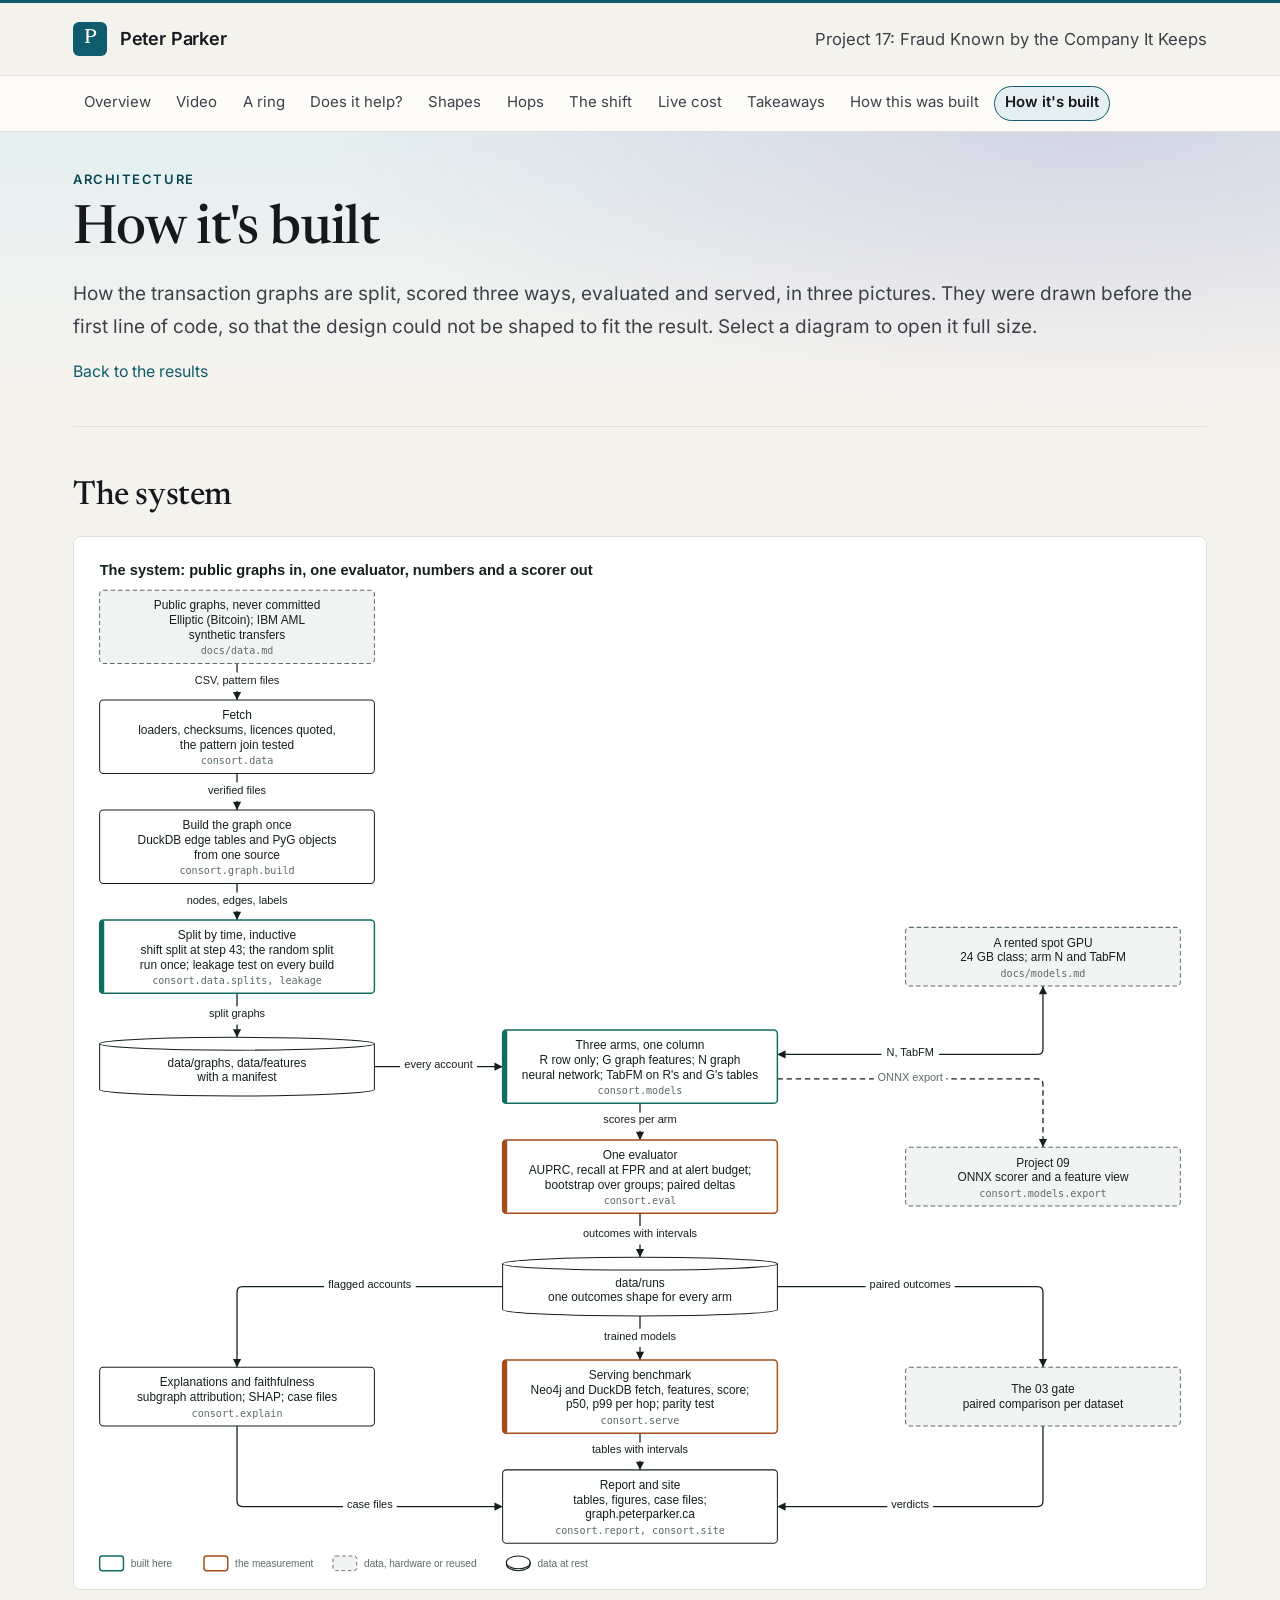
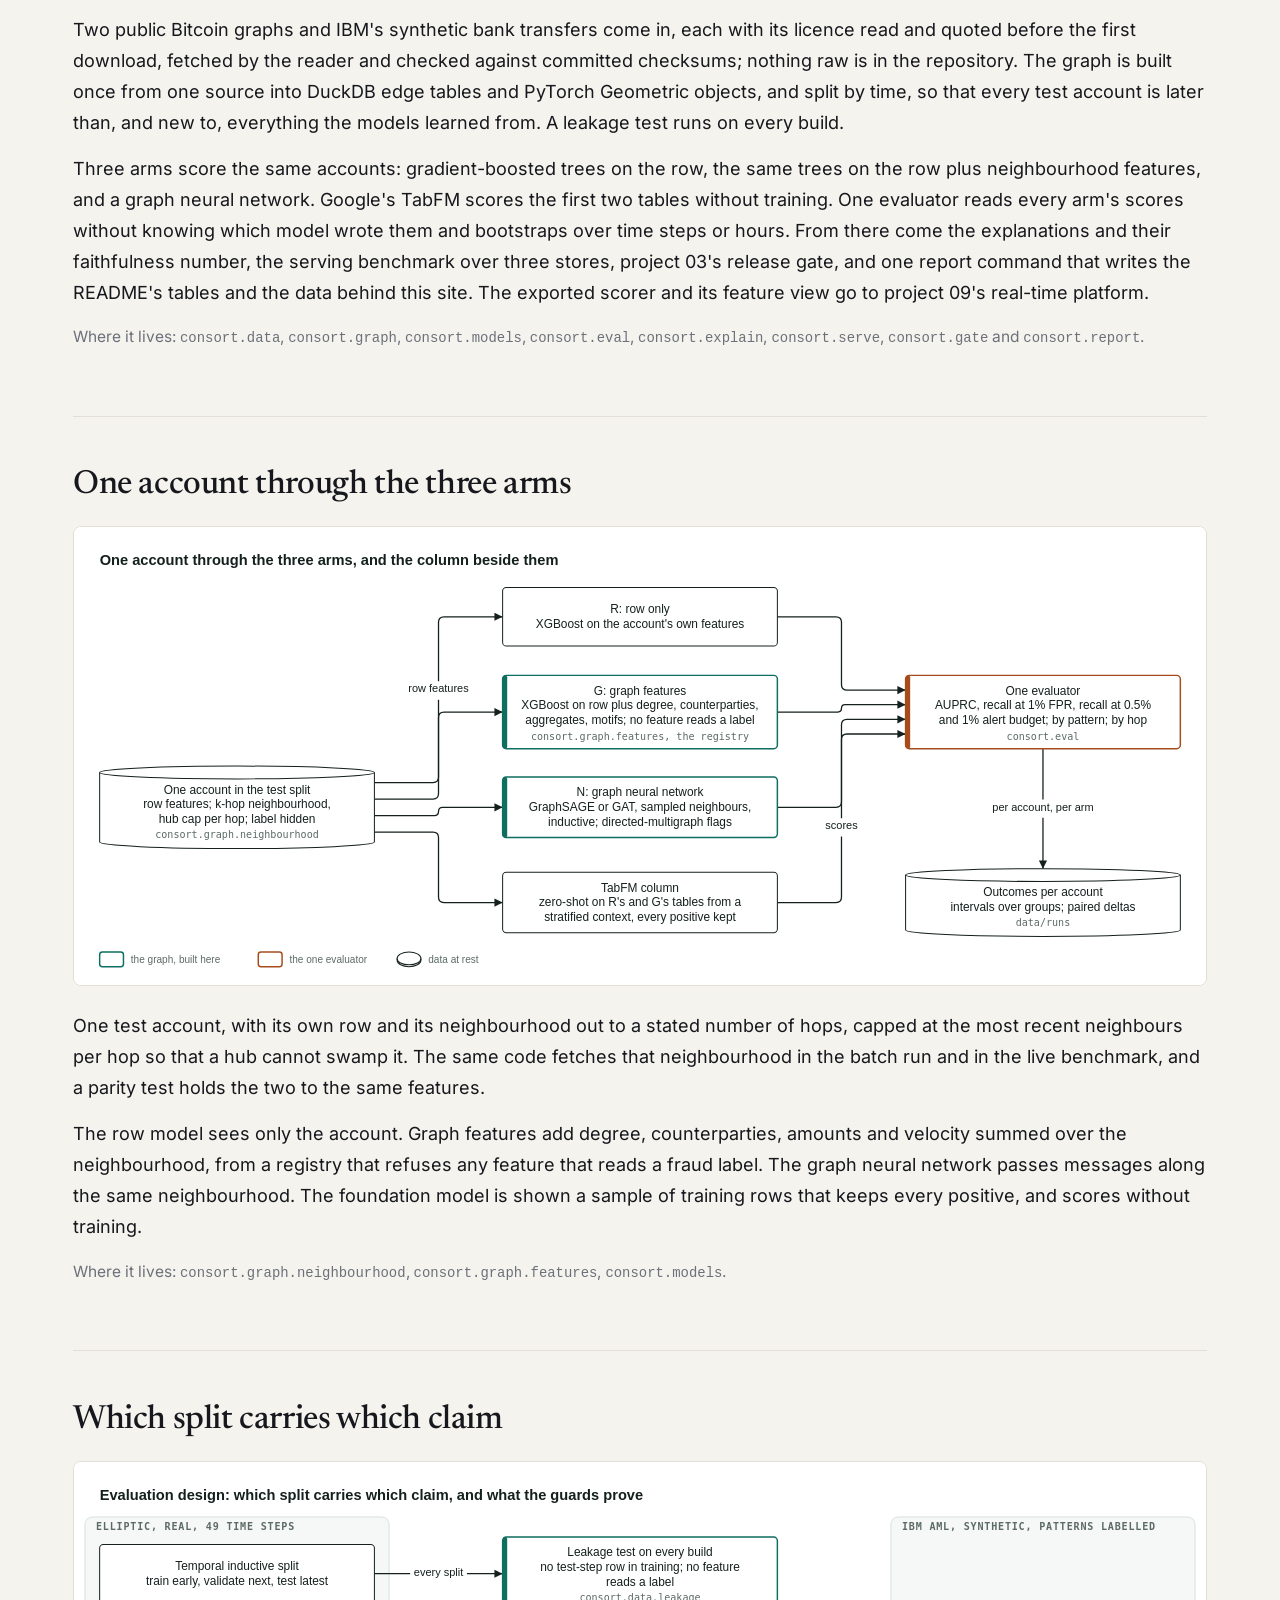
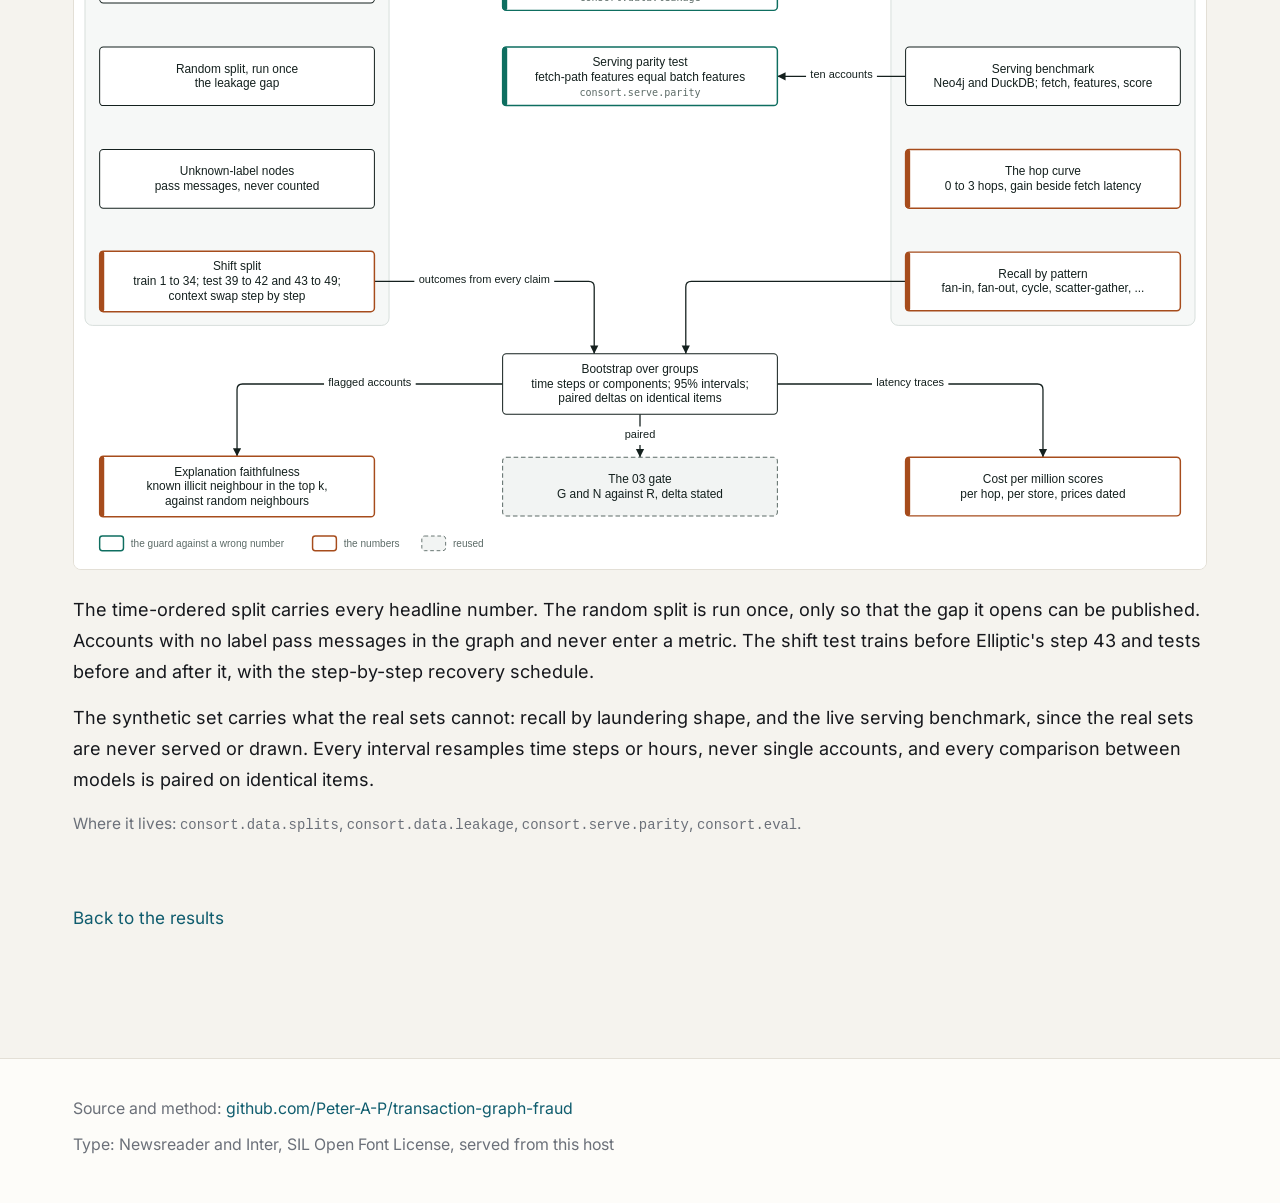
<file: site/architecture.html>
<!doctype html>
<html lang="en">
<head>
<meta charset="utf-8">
<meta name="viewport" content="width=device-width, initial-scale=1">
<title>How it's built: Fraud Known by the Company It Keeps</title>
<meta name="description" content="How the transaction graphs are split, scored three ways, evaluated and served in Fraud Known by the Company It Keeps, in three diagrams.">
<link rel="icon" href="favicon.svg" type="image/svg+xml">
<link rel="stylesheet" href="style.css">
</head>
<body>
<header class="top">
  <div class="top-inner">
    <a class="brand" href="https://peterparker.ca"><span class="mono-mark" aria-hidden="true">P</span>Peter Parker</a>
    <p class="top-nav"><a href="https://peterparker.ca">Project 17: Fraud Known by the Company It Keeps</a></p>
  </div>
</header>
<nav class="tabs" aria-label="This site">
  <div class="tabs-inner">
    <a href="index.html">Overview</a>
    <a href="index.html#video-panel">Video</a>
    <a href="index.html#ring-panel">A ring</a>
    <a href="index.html#main-panel">Does it help?</a>
    <a href="index.html#pattern-panel">Shapes</a>
    <a href="index.html#hop-panel">Hops</a>
    <a href="index.html#shift-panel">The shift</a>
    <a href="index.html#cost-panel">Live cost</a>
    <a href="index.html#takeaways">Takeaways</a>
    <a href="index.html#built">How this was built</a>
    <a href="architecture.html" aria-current="page">How it's built</a>
  </div>
</nav>
<main>

  <header class="hero">
    <p class="eyebrow">Architecture</p>
    <h1>How it's built</h1>
    <p class="lead">
      How the transaction graphs are split, scored three ways, evaluated and served, in three
      pictures. They were drawn before the first line of code, so that the design could not be
      shaped to fit the result. Select a diagram to open it full size.
    </p>
    <p class="hero-note"><a href="index.html">Back to the results</a></p>
  </header>

  <section class="section" id="the-system">
    <h2>The system</h2>
    <figure class="arch-figure">
      <a href="architecture/system.svg"><img src="architecture/system.svg" width="1236" height="1148" alt="Public transaction graphs are fetched with their licences quoted and built once into DuckDB edge tables and PyTorch Geometric objects; time-ordered splits pass a leakage test on every build; three arms and a foundation-model column score the same accounts; one evaluator that does not know which model scored writes the intervals; the explanations, the serving benchmark, the release gate and the report follow, and the ONNX scorer and feature view are handed to the real-time platform."></a>
    </figure>
    <div class="prose">
      <p>Two public Bitcoin graphs and IBM's synthetic bank transfers come in, each with its licence read and quoted before the first download, fetched by the reader and checked against committed checksums; nothing raw is in the repository. The graph is built once from one source into DuckDB edge tables and PyTorch Geometric objects, and split by time, so that every test account is later than, and new to, everything the models learned from. A leakage test runs on every build.</p>
      <p>Three arms score the same accounts: gradient-boosted trees on the row, the same trees on the row plus neighbourhood features, and a graph neural network. Google's TabFM scores the first two tables without training. One evaluator reads every arm's scores without knowing which model wrote them and bootstraps over time steps or hours. From there come the explanations and their faithfulness number, the serving benchmark over three stores, project 03's release gate, and one report command that writes the README's tables and the data behind this site. The exported scorer and its feature view go to project 09's real-time platform.</p>
      <p class="where">Where it lives: <code>consort.data</code>, <code>consort.graph</code>, <code>consort.models</code>, <code>consort.eval</code>, <code>consort.explain</code>, <code>consort.serve</code>, <code>consort.gate</code> and <code>consort.report</code>.</p>
    </div>
  </section>

  <section class="section" id="three-arms">
    <h2>One account through the three arms</h2>
    <figure class="arch-figure">
      <a href="architecture/three-arms.svg"><img src="architecture/three-arms.svg" width="1236" height="500" alt="One account with its row features and its neighbourhood, capped at a stated number of neighbours per hop, is scored three ways: gradient boosting on the row alone, gradient boosting on the row plus neighbourhood features that may not read a label, and a graph neural network; the tabular foundation model scores the first two feature tables from a sample that keeps every positive; one evaluator reads every score the same way."></a>
    </figure>
    <div class="prose">
      <p>One test account, with its own row and its neighbourhood out to a stated number of hops, capped at the most recent neighbours per hop so that a hub cannot swamp it. The same code fetches that neighbourhood in the batch run and in the live benchmark, and a parity test holds the two to the same features.</p>
      <p>The row model sees only the account. Graph features add degree, counterparties, amounts and velocity summed over the neighbourhood, from a registry that refuses any feature that reads a fraud label. The graph neural network passes messages along the same neighbourhood. The foundation model is shown a sample of training rows that keeps every positive, and scores without training.</p>
      <p class="where">Where it lives: <code>consort.graph.neighbourhood</code>, <code>consort.graph.features</code>, <code>consort.models</code>.</p>
    </div>
  </section>

  <section class="section" id="evaluation">
    <h2>Which split carries which claim</h2>
    <figure class="arch-figure">
      <a href="architecture/evaluation.svg"><img src="architecture/evaluation.svg" width="1236" height="772" alt="Elliptic's 49 time steps give the time-ordered split, the random split run once for the leakage gap, the unknown-label rule and the shift split at step 43 with the context-swap schedule; the synthetic set gives the serving benchmark, the hop curve and recall by generator pattern; the leakage test guards every split and the parity test guards the serving path; every claim is bootstrapped over groups."></a>
    </figure>
    <div class="prose">
      <p>The time-ordered split carries every headline number. The random split is run once, only so that the gap it opens can be published. Accounts with no label pass messages in the graph and never enter a metric. The shift test trains before Elliptic's step 43 and tests before and after it, with the step-by-step recovery schedule.</p>
      <p>The synthetic set carries what the real sets cannot: recall by laundering shape, and the live serving benchmark, since the real sets are never served or drawn. Every interval resamples time steps or hours, never single accounts, and every comparison between models is paired on identical items.</p>
      <p class="where">Where it lives: <code>consort.data.splits</code>, <code>consort.data.leakage</code>, <code>consort.serve.parity</code>, <code>consort.eval</code>.</p>
    </div>
  </section>

  <p class="arch-back"><a href="index.html">Back to the results</a></p>
</main>
<footer class="foot">
  <div class="foot-inner">
    <p>
      Source and method:
      <a href="https://github.com/Peter-A-P/transaction-graph-fraud">github.com/Peter-A-P/transaction-graph-fraud</a>
    </p>
    <ul>
      <li>Type: Newsreader and Inter, SIL Open Font License, served from this host</li>
    </ul>
  </div>
</footer>
</body>
</html>
</file>
<file: site/style.css>
/* One stylesheet, no framework, no build step. The page is a static file a stranger can read,
   and its stylesheet should be too.

   The palette, the type and the 3px rule over the page are peterparker.ca's, shared with the
   other project pages (privacy, forms, fraud, gate and the rest), because this page is part of
   that site even though a separate host serves it. The two fonts are copied into this folder
   rather than linked: the page makes no off-origin request, and a font is a request. Both are
   SIL Open Font License; fonts/LICENSE.txt says where they came from. */

@font-face {
  font-family: "Newsreader";
  font-style: normal;
  font-weight: 200 800;
  font-display: swap;
  src: url(fonts/newsreader-latin.woff2) format("woff2");
}

@font-face {
  font-family: "Inter";
  font-style: normal;
  font-weight: 400 600;
  font-display: swap;
  src: url(fonts/inter-latin.woff2) format("woff2");
}

:root {
  color-scheme: light dark;
  --paper: #f5f3ee;
  --paper-soft: #fdfcf9;
  --ink: #16181d;
  --ink-soft: #3c4048;
  --ink-faint: #6b7079;
  --line: #e3dfd6;
  --line-2: #cfc9bd;
  --line-soft: #eeebe4;
  --accent: #0f5c6e;
  --accent-ink: #0b4653;
  --accent-soft: #e4eff1;
  --warn: #c0392b;
  --good: #1e7a4c;
  --gold: #a87308;
  --alt: #6d3f9e;
  --shift: rgba(192, 57, 43, 0.09);
  /* An ordered set in one hue, darkest first: the three percentiles. */
  --lv0: #0b4653;
  --lv1: #2f8294;
  --lv2: #7bb3c0;
  --serif: "Newsreader", Georgia, "Times New Roman", serif;
  --sans: "Inter", ui-sans-serif, system-ui, -apple-system, "Segoe UI", Roboto, sans-serif;
  --mono: ui-monospace, "Cascadia Mono", Consolas, "SF Mono", Menlo, monospace;
  --radius: 10px;
  --shadow: 0 6px 24px -18px rgba(0, 0, 0, 0.35);
  --column: 66rem;
}

@media (prefers-color-scheme: dark) {
  :root {
    --paper: #0e1013;
    --paper-soft: #15181d;
    --ink: #ece9e2;
    --ink-soft: #c9c6bf;
    --ink-faint: #969ba5;
    --line: #262a31;
    --line-2: #363b44;
    --line-soft: #1c2026;
    --accent: #7cc7d6;
    --accent-ink: #a9dde7;
    --accent-soft: #14262b;
    --warn: #f0736a;
    --good: #58c286;
    --gold: #e2b33f;
    --alt: #b191e0;
    --shift: rgba(240, 115, 106, 0.13);
    --lv0: #cbeaf2;
    --lv1: #7cc7d6;
    --lv2: #3d8ea1;
    --shadow: 0 6px 24px -14px rgba(0, 0, 0, 0.6);
  }
}

* { box-sizing: border-box; }

html { font-size: 18px; -webkit-text-size-adjust: 100%; }

body {
  margin: 0;
  background: var(--paper);
  color: var(--ink);
  font-family: var(--sans);
  font-size: 1rem;
  line-height: 1.72;
  overflow-x: clip;
  border-top: 3px solid var(--accent);
  font-feature-settings: "cv11", "ss01";
}

main {
  max-width: var(--column);
  margin: 0 auto;
  padding: 0 1.5rem 5rem;
}

h1, h2, h3 {
  font-family: var(--serif);
  font-weight: 500;
  letter-spacing: -0.012em;
}

h1 { font-size: clamp(2.1rem, 4.6vw, 3rem); line-height: 1.1; margin: 0 0 1rem; }
h2 { font-size: clamp(1.55rem, 2.6vw, 2rem); line-height: 1.2; margin: 0 0 0.7rem; }
h3 { font-size: 1.2rem; line-height: 1.25; margin: 0 0 0.45rem; }
p { margin: 0 0 0.85rem; }

a { color: var(--accent); text-decoration: none; text-underline-offset: 0.15em; }
a:hover, a:focus-visible { text-decoration: underline; }
:focus-visible { outline: 2px solid var(--accent); outline-offset: 2px; }

code { font-family: var(--mono); font-size: 0.9em; }

strong { font-weight: 600; }

/* ---------------------------------------------------------------- the way back */

.top { border-bottom: 1px solid var(--line); background: var(--paper); }

.top-inner {
  max-width: var(--column);
  margin: 0 auto;
  padding: 0 1.5rem;
  height: 4rem;
  display: flex;
  align-items: center;
  justify-content: space-between;
  gap: 1rem;
}

.brand {
  display: inline-flex;
  align-items: center;
  gap: 0.7rem;
  color: var(--ink);
  font-weight: 600;
  letter-spacing: -0.01em;
}

.brand:hover { text-decoration: none; color: var(--accent-ink); }

.mono-mark {
  width: 1.9rem;
  height: 1.9rem;
  border-radius: 6px;
  background: var(--accent);
  color: #fdfcf9;
  font-family: var(--serif);
  font-weight: 500;
  font-size: 1.15rem;
  display: inline-flex;
  align-items: center;
  justify-content: center;
}

@media (prefers-color-scheme: dark) { .mono-mark { color: #0e1013; } }

.top-nav { font-size: 0.92rem; color: var(--ink-soft); text-align: right; margin: 0; }
.top-nav a { color: var(--ink-soft); }
.top-nav a:hover { color: var(--accent-ink); }

/* ---------------------------------------------------------------- hero */

.hero { position: relative; padding: 2rem 0 2.25rem; border-bottom: 1px solid var(--line); }


/* The first screen as on gate.peterparker.ca: a wash of the accent behind it, full width,
   fading into the page, and figure cards with a coloured rule across the top. */
.hero::before {
  content: "";
  position: absolute;
  z-index: -1;
  top: 0;
  bottom: 0;
  left: 50%;
  width: 100vw;
  margin-left: -50vw;
  background:
    radial-gradient(60rem 22rem at 85% 0%, color-mix(in srgb, var(--alt) 14%, transparent), transparent 70%),
    linear-gradient(180deg, var(--accent-soft), var(--paper) 85%);
}

.hero h1 .hl { color: var(--accent); }
.hero .eyebrow { color: var(--accent-ink); }
.hero .point { border-top: 3px solid var(--accent); box-shadow: var(--shadow); }
.hero .point.good { border-top-color: var(--good); }
.hero .point.violet { border-top-color: var(--alt); }
.hero .point .point-figure { color: var(--accent-ink); }
.hero .point.good .point-figure { color: var(--good); }
.hero .point.violet .point-figure { color: var(--alt); }
.hero .point .point-figure.down { color: var(--warn); }

.eyebrow {
  text-transform: uppercase;
  letter-spacing: 0.12em;
  font-size: 0.72rem;
  font-weight: 600;
  color: var(--ink-faint);
  margin: 0 0 0.6rem;
}

.lead { font-size: 1.05rem; color: var(--ink-soft); }

.hero-points {
  display: grid;
  grid-template-columns: repeat(5, 1fr);
  gap: 0.9rem;
  margin: 1.75rem 0 1.1rem;
}

/* Five across, or the count of tables on its own row above two pairs: never four and one. */
@media (max-width: 60rem) {
  .hero-points { grid-template-columns: repeat(2, 1fr); }
  .hero-points > :first-child { grid-column: 1 / -1; }
}

@media (max-width: 34rem) {
  .hero-points { grid-template-columns: 1fr; }
}

.point {
  background: var(--paper-soft);
  border: 1px solid var(--line);
  border-radius: var(--radius);
  padding: 1rem 1.1rem;
}

.point-figure {
  display: block;
  font-family: var(--serif);
  font-size: 1.9rem;
  font-weight: 500;
  font-variant-numeric: tabular-nums;
  letter-spacing: -0.02em;
  line-height: 1.15;
  color: var(--ink);
}

.point-figure.up { color: var(--good); }
.point-figure.down { color: var(--warn); }

.point-unit {
  display: block;
  margin-top: 0.2rem;
  font-size: 0.84rem;
  font-weight: 600;
  color: var(--ink-soft);
  line-height: 1.35;
}

.point-label {
  display: block;
  margin-top: 0.4rem;
  padding-top: 0.4rem;
  border-top: 1px solid var(--line);
  font-size: 0.82rem;
  color: var(--ink-faint);
  line-height: 1.4;
}

.point-extra {
  display: block;
  margin-top: 0.25rem;
  font-size: 0.8rem;
  color: var(--ink-faint);
  line-height: 1.35;
  font-variant-numeric: tabular-nums;
}

.hero-models {
  position: relative;
  font-size: 0.86rem;
  color: var(--ink-soft);
  margin: 0 0 0.6rem;
}

/* A term that explains itself. The bubble hangs from the paragraph rather than
   from the word, because the paragraph is the one box that is always inside the page: a
   bubble anchored to a name at the end of a line would run off the right edge. It opens on
   focus as well as hover, so a keyboard reaches it and a tap on a phone opens it. */
.term {
  border-bottom: 1px dotted var(--ink-faint);
  cursor: help;
}

.term:hover, .term:focus { color: var(--accent-ink); border-bottom-color: var(--accent); }

.term::after {
  content: attr(data-note);
  position: absolute;
  left: 0;
  top: calc(100% + 0.4rem);
  width: min(32rem, 100%);
  padding: 0.7rem 0.85rem;
  background: var(--paper-soft);
  color: var(--ink-soft);
  border: 1px solid var(--line-2);
  border-radius: var(--radius);
  box-shadow: var(--shadow);
  font-size: 0.84rem;
  font-weight: 400;
  line-height: 1.5;
  z-index: 10;
  pointer-events: none;
  opacity: 0;
  visibility: hidden;
  transition: opacity 0.12s ease;
}

.term:hover::after, .term:focus::after { opacity: 1; visibility: visible; }

/* Read by a screen reader, drawn for nobody: the notes the bubbles show, as descriptions. */
.visually-hidden {
  position: absolute;
  width: 1px;
  height: 1px;
  overflow: hidden;
  clip-path: inset(50%);
  white-space: nowrap;
}

.hero-note { font-size: 0.88rem; color: var(--ink-faint); margin: 0; }

/* ---------------------------------------------------------------- sections */

.section { padding: 2.75rem 0; border-bottom: 1px solid var(--line); }
.section:last-of-type { border-bottom: 0; }
.section-lead { color: var(--ink-soft); }
.note { font-size: 0.86rem; color: var(--ink-faint); }

.warning {
  max-width: var(--column);
  margin: 1.25rem auto;
  padding: 0.9rem 1.1rem;
  border-left: 3px solid var(--warn);
  border-radius: 0 var(--radius) var(--radius) 0;
  background: color-mix(in srgb, var(--warn) 9%, transparent);
}

/* The callout a section's finding goes in, and the one an assumption goes in. Same shape,
   different weight: a finding is the point of the section, an assumption is the fine print
   that stops the finding being overread. */
.verdict {
  margin: 1.1rem 0 0;
  padding: 1rem 1.1rem;
  border-radius: 0 var(--radius) var(--radius) 0;
  background: var(--accent-soft);
  border-left: 3px solid var(--accent);
  font-size: 0.98rem;
}

.verdict p:last-child { margin-bottom: 0; }

.assumption {
  margin: 1.1rem 0 0;
  padding: 0.9rem 1.1rem;
  border: 1px solid var(--line);
  border-left: 3px solid var(--line-2);
  border-radius: 0 var(--radius) var(--radius) 0;
  background: var(--paper-soft);
  font-size: 0.88rem;
  color: var(--ink-soft);
}

.assumption p:last-child { margin-bottom: 0; }

/* ---------------------------------------------------------------- controls */

.controls {
  display: grid;
  grid-template-columns: repeat(auto-fit, minmax(13rem, 1fr));
  gap: 1rem;
  margin: 1.25rem 0;
  padding: 1rem;
  background: var(--paper-soft);
  border: 1px solid var(--line);
  border-radius: var(--radius);
}

.control { display: flex; flex-direction: column; gap: 0.4rem; min-width: 0; }
.control.wide { grid-column: 1 / -1; }

/* Labels on one line, the inputs level with each other, the hints underneath. */
.controls.inline { align-items: start; }
@media (min-width: 46rem) {
  .controls.inline label { white-space: nowrap; overflow: hidden; text-overflow: ellipsis; }
}
.controls.inline .hint { margin-top: 0; }
.range-wrap { display: flex; align-items: center; height: 2.45rem; }
.controls.single { max-width: 30rem; }

/* The plain-words glossaries in the basics section. */
.glossary { display: grid; grid-template-columns: repeat(auto-fit, minmax(17rem, 1fr)); gap: 0.75rem; margin: 0.4rem 0 0.75rem; }
.tag {
  display: inline-block;
  margin-left: 0.35rem;
  padding: 0.05rem 0.45rem;
  border-radius: 999px;
  font-size: 0.7rem;
  font-weight: 600;
  vertical-align: 0.1em;
}
.tag.open { background: color-mix(in srgb, var(--ink-faint) 16%, transparent); color: var(--ink-soft); }
.tag.dp { background: color-mix(in srgb, var(--good) 16%, transparent); color: var(--good); }

label { font-size: 0.85rem; font-weight: 600; color: var(--ink-soft); }

.hint {
  display: block;
  font-weight: 400;
  font-size: 0.78rem;
  color: var(--ink-faint);
  margin-top: 0.1rem;
}

select, input[type="range"] { width: 100%; font: inherit; accent-color: var(--accent); }

select {
  padding: 0.5rem 0.6rem;
  border: 1px solid var(--line-2);
  border-radius: 8px;
  background: var(--paper-soft);
  color: var(--ink);
  font-size: 0.9rem;
}

input[type="range"] { height: 1.6rem; }

output { font-variant-numeric: tabular-nums; color: var(--accent-ink); font-weight: 600; }

/* ---------------------------------------------------------------- charts */

.chart-figure { margin: 1.1rem 0; }
.chart { width: 100%; }
.chart svg { width: 100%; height: auto; display: block; touch-action: pan-y; }

/* A chart whose labels are words rather than ticks cannot be shrunk to a phone's width and
   still be read, so it keeps its size and scrolls sideways instead. */
.wide-chart { overflow-x: auto; -webkit-overflow-scrolling: touch; }
.wide-chart svg { min-width: 40rem; }

figcaption { font-size: 0.83rem; color: var(--ink-faint); margin-top: 0.5rem; }

.gridline { stroke: var(--line); stroke-width: 1; }
.axis-line { stroke: var(--line-2); stroke-width: 1; }
.tick { fill: var(--ink-faint); font-size: 11px; }
.axis-title { fill: var(--ink-faint); font-size: 11px; font-weight: 600; letter-spacing: 0.04em; text-transform: uppercase; }
.series { fill: none; stroke-linejoin: round; stroke-linecap: round; stroke-width: 1.5; }
.band { fill: var(--accent); stroke: none; }

/* Series colours and their swatches, set here rather than on the element so that both
   follow the palette into dark mode. */
.m0 { stroke: var(--accent); }
.m1 { stroke: var(--warn); }
.m2 { stroke: var(--alt); }
.sw0 { background: var(--accent); }
.sw1 { background: var(--warn); }
.sw2 { background: var(--alt); }
.sw-ink { background: var(--ink); }
.sw-accent { background: var(--accent); }
.sw-band { background: var(--accent); }
.sw-warn { background: var(--warn); color: var(--warn); }
.sw-faint { background: var(--ink-faint); color: var(--ink-faint); }
.nominal { stroke: var(--ink-faint); stroke-width: 1; stroke-dasharray: 5 4; fill: none; }
.actual-line { fill: none; stroke: var(--ink); stroke-width: 1.5; stroke-linejoin: round; }
.median { fill: none; stroke: var(--accent); stroke-width: 1.75; stroke-linejoin: round; }
/* Thinner lines, for a view with many points in the same width. */
.actual-line.thin, .median.thin { stroke-width: 0.8; }

.service { fill: none; stroke: var(--warn); stroke-width: 1.5; stroke-dasharray: 6 4; }
.shift-span { fill: var(--shift); }
.shift-label { fill: var(--ink-faint); font-size: 10.5px; letter-spacing: 0.06em; text-transform: uppercase; }
.cursor { stroke: var(--ink-faint); stroke-width: 1; stroke-dasharray: 3 3; }
.dot { stroke: var(--paper-soft); stroke-width: 1.5; fill: var(--ink); }
.dot.median { fill: var(--accent); }
.dot.m0 { fill: var(--accent); }
.dot.m1 { fill: var(--warn); }
.dot.m2 { fill: var(--alt); }
.catcher { cursor: crosshair; }

/* A bar is a length, so it gets a fill and no outline; its interval is a hairline in ink,
   because it is not another series. */
.bar { stroke: none; }
.bar.lv0 { fill: var(--lv0); }
.bar.lv1 { fill: var(--lv1); }
.bar.lv2 { fill: var(--lv2); }
.bar.own { fill-opacity: 0.7; stroke: var(--ink-faint); stroke-width: 1; stroke-dasharray: 3 2; }
.sw-lv0 { background: var(--lv0); }
.sw-lv1 { background: var(--lv1); }
.sw-lv2 { background: var(--lv2); }
.whisker { stroke: var(--ink-soft); stroke-width: 1; }
.zero { stroke: var(--ink-faint); stroke-width: 1.25; }
.zero-label { fill: var(--ink-faint); font-size: 10.5px; }
.bar-value { fill: var(--ink-soft); font-size: 11px; font-variant-numeric: tabular-nums; }
.row-label { fill: var(--ink); font-size: 12px; font-weight: 600; }
.row-note { fill: var(--ink-faint); font-size: 10.5px; }
.divider { stroke: var(--line-2); stroke-width: 1; stroke-dasharray: 4 3; }
.divider-label { fill: var(--ink-faint); font-size: 10.5px; letter-spacing: 0.04em; text-transform: uppercase; }

.legend { display: flex; flex-wrap: wrap; gap: 0.45rem; margin: 0.25rem 0 0.5rem; }

.legend-item {
  display: inline-flex;
  align-items: center;
  gap: 0.4rem;
  font-size: 0.82rem;
  padding: 0.3rem 0.7rem;
  border: 1px solid var(--line-2);
  border-radius: 999px;
  background: var(--paper-soft);
  color: var(--ink-soft);
}

.swatch { width: 14px; height: 3px; border-radius: 2px; display: inline-block; flex: none; }
.swatch.dashed { background: repeating-linear-gradient(90deg, currentColor 0 4px, transparent 4px 7px); }
.swatch.block { height: 11px; border-radius: 3px; opacity: 0.3; }
/* A bar's swatch is the bar's colour at full strength: it names a series, not a band. */
.swatch.solid { height: 11px; border-radius: 3px; }

/* The hover readout. One row per series, values right-aligned so they line up as a column. */
.readout {
  min-height: 1.6rem;
  margin: 0.3rem 0 0;
  font-size: 0.84rem;
  color: var(--ink-soft);
  font-variant-numeric: tabular-nums;
}

.readout .when { font-weight: 600; color: var(--ink); margin-right: 0.6rem; }
.readout .pair { margin-right: 0.9rem; white-space: nowrap; }
.readout .key { color: var(--ink-faint); }

/* ---------------------------------------------------------------- tables */

.table-wrap { overflow-x: auto; -webkit-overflow-scrolling: touch; }

table { width: 100%; border-collapse: collapse; font-size: 0.9rem; }

th, td {
  text-align: left;
  padding: 0.5rem 0.75rem;
  border-bottom: 1px solid var(--line);
  white-space: nowrap;
}

th {
  font-weight: 600;
  color: var(--ink);
  font-size: 0.82rem;
  background: var(--line-soft);
  border-bottom-color: var(--line-2);
  vertical-align: bottom;
}

tbody th { background: transparent; font-size: 0.9rem; }
/* A long row label is the one cell allowed to wrap, so that it does not push the whole
   table out of its column. */
tbody th.wrap { white-space: normal; max-width: 14rem; }

td.num, th.num { text-align: right; font-variant-numeric: tabular-nums; }

/* Narrower gutters for a table that only just fits the column. */
.tight th, .tight td { padding-left: 0.55rem; padding-right: 0.55rem; }

caption { caption-side: bottom; text-align: left; color: var(--ink-faint); font-size: 0.83rem; padding-top: 0.6rem; }

tbody tr.reference { background: var(--accent-soft); }

.interval { color: var(--ink-faint); font-size: 0.82em; }

.better { color: var(--good); font-weight: 600; }
.worse { color: var(--warn); font-weight: 600; }

/* ---------------------------------------------------------------- headline stats */

.headline {
  display: grid;
  grid-template-columns: repeat(auto-fit, minmax(11rem, 1fr));
  gap: 0.9rem;
  margin: 1.25rem 0;
}

.stat {
  background: var(--paper-soft);
  border: 1px solid var(--line);
  border-radius: var(--radius);
  padding: 1rem 1.1rem;
}

.figure {
  display: block;
  font-family: var(--serif);
  font-size: 1.75rem;
  font-weight: 500;
  font-variant-numeric: tabular-nums;
  letter-spacing: -0.02em;
  line-height: 1.15;
}

.stat.up .figure { color: var(--good); }
.stat.down .figure { color: var(--warn); }

.caption { display: block; margin-top: 0.3rem; font-size: 0.82rem; color: var(--ink-faint); line-height: 1.4; }

.range { display: block; font-size: 0.78rem; color: var(--ink-faint); font-variant-numeric: tabular-nums; }

/* ---------------------------------------------------------------- disclosure */

.disclose {
  border: 1px solid var(--line);
  border-radius: var(--radius);
  padding: 0 1.1rem;
  margin: 1.1rem 0;
  background: var(--paper-soft);
}

.disclose summary {
  display: flex;
  align-items: baseline;
  gap: 0.6rem;
  cursor: pointer;
  padding: 0.8rem 0 0.8rem 0.25rem;
  font-weight: 600;
  font-size: 0.94rem;
  list-style: none;
}

.disclose summary::-webkit-details-marker { display: none; }

.disclose summary::before {
  content: "\203A";
  flex: none;
  width: 0.6em;
  text-align: center;
  font-size: 1.2em;
  line-height: 1;
  color: var(--ink-faint);
  transform: rotate(90deg);
  transition: transform 0.12s ease;
}

.disclose[open] summary::before { transform: rotate(270deg); }
.disclose summary:hover { color: var(--accent-ink); }
.disclose[open] summary { border-bottom: 1px solid var(--line); margin-bottom: 0.75rem; }
.disclose > *:last-child { margin-bottom: 0.85rem; }

@media (prefers-reduced-motion: reduce) {
  .disclose summary::before { transition: none; }
  .term::after { transition: none; }
}

/* ---------------------------------------------------------------- footer */

.foot {
  border-top: 1px solid var(--line);
  background: var(--paper-soft);
  margin-top: 2rem;
}

.foot-inner {
  max-width: var(--column);
  margin: 0 auto;
  padding: 2rem 1.5rem 2.5rem;
  font-size: 0.88rem;
  color: var(--ink-faint);
}

.foot-inner p { margin: 0 0 0.5rem; }

.foot-inner ul { list-style: none; margin: 0; padding: 0; display: flex; flex-wrap: wrap; gap: 0.5rem 1.5rem; }

@media (max-width: 34rem) {
  html { font-size: 17px; }
  main { padding: 0 1rem 3rem; }
  .top-inner { padding: 0 1rem; height: auto; min-height: 4rem; flex-wrap: wrap; gap: 0.25rem 1rem; padding-top: 0.6rem; padding-bottom: 0.6rem; }
  .top-nav { text-align: left; }
  .controls { padding: 0.85rem; }
  .foot-inner { padding: 1.5rem 1rem 2rem; }
}

.cta {
  display: flex;
  flex-wrap: wrap;
  align-items: center;
  gap: 0.6rem 0.75rem;
  margin: 0 0 2.25rem;
}

.button {
  display: inline-flex;
  align-items: center;
  gap: 0.45rem;
  padding: 0.62rem 1.1rem;
  border: 1px solid var(--line-2);
  border-radius: 8px;
  background: var(--paper-soft);
  color: var(--ink);
  font-weight: 600;
  font-size: 0.93rem;
  line-height: 1.2;
}

.button:hover, .button:focus-visible { text-decoration: none; border-color: var(--accent); color: var(--accent-ink); }

.button.primary { background: var(--accent); border-color: var(--accent); color: #fdfcf9; }
.button.primary::after { content: "\2197"; font-weight: 400; }
.button.primary:hover, .button.primary:focus-visible { background: var(--accent-ink); border-color: var(--accent-ink); color: #fdfcf9; }

@media (prefers-color-scheme: dark) {
  .button.primary, .button.primary:hover, .button.primary:focus-visible { color: #0e1013; }
}

.cta-note { font-size: 0.84rem; color: var(--ink-faint); }

.subhead { margin-top: 2rem; }
.steps { list-style: none; margin: 0.75rem 0 1rem; padding: 0; display: grid; grid-template-columns: repeat(auto-fit, minmax(17rem, 1fr)); gap: 0.7rem; }

.steps li {
  display: flex;
  gap: 0.75rem;
  align-items: flex-start;
  background: var(--paper-soft);
  border: 1px solid var(--line);
  border-radius: var(--radius);
  padding: 0.8rem 0.95rem;
  font-size: 0.88rem;
  line-height: 1.5;
  color: var(--ink-soft);
}

.step-n {
  flex: none;
  width: 1.6rem;
  height: 1.6rem;
  border-radius: 50%;
  background: var(--accent-soft);
  color: var(--accent-ink);
  font-weight: 600;
  font-size: 0.8rem;
  display: inline-flex;
  align-items: center;
  justify-content: center;
}

.steps li:last-child .step-n { background: var(--accent); color: #fdfcf9; }
@media (prefers-color-scheme: dark) { .steps li:last-child .step-n { color: #0e1013; } }

.guide { display: grid; grid-template-columns: repeat(auto-fit, minmax(19rem, 1fr)); gap: 0.9rem; margin-top: 1.1rem; }
.guide-card { background: var(--paper-soft); border: 1px solid var(--line); border-radius: var(--radius); padding: 1rem 1.1rem 0.4rem; }
.guide-card h3 { font-family: var(--sans); font-size: 0.95rem; font-weight: 600; letter-spacing: 0; }
.guide-card p { font-size: 0.88rem; color: var(--ink-soft); line-height: 1.55; }

.hash { font-family: var(--mono); font-size: 0.78rem; white-space: normal; word-break: break-all; }

#honesty ul { padding-left: 1.1rem; }
#honesty li { margin-bottom: 0.7rem; color: var(--ink-soft); }
#honesty li strong { color: var(--ink); }

/* ---------------------------------------------------------------- the menu */

/* The page's sections and the architecture page, as pills, as on the other project pages. */
.tabs { border-bottom: 1px solid var(--line); background: var(--paper-soft); }

.tabs-inner {
  max-width: var(--column);
  margin: 0 auto;
  padding: 0.55rem 1.5rem;
  display: flex;
  /* One line: the main sections only; the rest are a scroll away on the page. */
  flex-wrap: nowrap;
  overflow-x: auto;
  scrollbar-width: none;
  gap: 0.2rem;
}

.tabs a {
  flex: none;
  font-size: 0.83rem;
  padding: 0.2rem 0.55rem;
  border-radius: 999px;
  border: 1px solid transparent;
  color: var(--ink-soft);
}

.tabs a:hover { text-decoration: none; border-color: var(--line-2); color: var(--accent-ink); }

.tabs a[aria-current] {
  border-color: var(--accent);
  background: var(--accent-soft);
  color: var(--ink);
  font-weight: 600;
}

@media (max-width: 46rem) {
  /* One row that scrolls sideways, rather than rows of pills above the page. */
  .tabs-inner { padding: 0.5rem 1.1rem; flex-wrap: nowrap; overflow-x: auto; scrollbar-width: none; }
  .tabs a { flex: none; }
}

/* ---------------------------------------------------------------- the architecture page */

/* The diagrams are white-ground SVGs generated from a specification, so they sit on their own
   card in both themes, and each opens full size for narrow screens. */
.arch-figure { margin: 1.1rem 0 1.4rem; }
.arch-figure a { display: block; }
.arch-figure img {
  display: block;
  width: 100%;
  height: auto;
  background: #ffffff;
  border: 1px solid var(--line);
  border-radius: 8px;
}
.prose .where { font-size: 0.86rem; color: var(--ink-faint); }
.arch-back { margin: 0; font-size: 0.95rem; }


/* ---------------------------------------------------------------- this page's own */

/* One hue per model, fixed everywhere on the page: the row model is the neutral baseline in
   slate, graph features the accent, the graph neural network violet, the foundation model
   amber on the row and rose on the graph features. */
:root {
  --a-R: #6b7383;
  --a-G: #0f5c6e;
  --a-N: #6d3f9e;
  --a-TR: #b7791f;
  --a-TG: #b03a73;
  --miss: #c9c3b6;
}

@media (prefers-color-scheme: dark) {
  :root {
    --a-R: #a3abb9;
    --a-G: #7cc7d6;
    --a-N: #b191e0;
    --a-TR: #e6b25c;
    --a-TG: #e98bb8;
    --miss: #3a3f48;
  }
}

.a-R { --c: var(--a-R); }
.a-G { --c: var(--a-G); }
.a-N { --c: var(--a-N); }
.a-TabFM-R, .a-R-retrain, .a-TabFM-R-swap { --c: var(--a-TR); }
.a-R-retrain { --c: var(--a-R); }
.a-TabFM-G { --c: var(--a-TG); }

.dot { fill: var(--c, var(--ink)); stroke: var(--paper); stroke-width: 2; }
.whisker { stroke: var(--c, var(--ink-soft)); stroke-width: 2; stroke-linecap: round; stroke-opacity: 0.55; }
.series { stroke: var(--c, var(--ink)); stroke-width: 2.25; }
.series.dashed { stroke-dasharray: 6 5; }
.band { fill: var(--c, var(--accent)); fill-opacity: 0.12; }
.swatch.a-sw, .chip, .a-sw-on { background: var(--c, var(--accent)); }
.sw-miss { background: var(--miss); }
.sw-violet { background: var(--alt); }
.value { fill: var(--ink-soft); font-size: 11.5px; font-variant-numeric: tabular-nums; }
.value.strong { fill: var(--ink); font-weight: 600; }
.ref-tick { stroke: var(--ink-faint); stroke-width: 2.5; stroke-linecap: round; opacity: 0.55; }
.group-label { fill: var(--ink); font-size: 13px; font-weight: 600; }
.group-note { fill: var(--ink-faint); font-size: 10.5px; letter-spacing: 0.04em; text-transform: uppercase; }
.arm-label { fill: var(--ink-soft); font-size: 12px; }
.hit { fill: transparent; cursor: default; }
.hit:hover { fill: color-mix(in srgb, var(--accent) 6%, transparent); }
.gain { stroke: var(--a-G); stroke-width: 7; stroke-linecap: round; stroke-opacity: 0.2; }
.inflate { stroke: var(--warn); stroke-width: 7; stroke-linecap: round; stroke-opacity: 0.15; }
.dot.split-t { fill: var(--accent); }
.dot.split-r { fill: var(--warn); }
.dot.split-w { fill: var(--alt); }
.dot.rand { fill: var(--ink-faint); }
.whisker.rand { stroke: var(--ink-faint); }
.dot.pick { fill: var(--accent); }
.whisker.pick { stroke: var(--accent); }
.bar.cost { fill: var(--a-G); fill-opacity: 0.85; }
.bar.cost.h2 { fill-opacity: 0.42; }
.whisker.cost { stroke: var(--ink-soft); stroke-opacity: 0.8; stroke-width: 1.25; }
.budget { stroke: var(--warn); stroke-width: 1.25; stroke-dasharray: 6 4; }
.budget-label { fill: var(--warn); font-size: 10.5px; font-weight: 600; letter-spacing: 0.04em; }
.bar.gate { fill: var(--c); fill-opacity: 0.85; }
.verdict-label { font-size: 12px; font-weight: 600; }
.verdict-label.pass { fill: var(--good); }
.verdict-label.block { fill: var(--warn); }

/* The chip that names a model in running text: its hue, light letters. */
.chip {
  display: inline-block;
  padding: 0 0.45rem;
  border-radius: 999px;
  color: #fdfcf9;
  font-size: 0.76rem;
  font-weight: 600;
  line-height: 1.45rem;
  vertical-align: 0.05em;
}
@media (prefers-color-scheme: dark) { .chip { color: #0e1013; } }

.tag.real { background: color-mix(in srgb, var(--good) 16%, transparent); color: var(--good); }
.tag.synth { background: color-mix(in srgb, var(--alt) 16%, transparent); color: var(--alt); }

/* The segmented control the charts switch with, in the tabs' pill style. */
.seg { display: flex; flex-wrap: wrap; gap: 0.35rem; margin: 1rem 0 0.6rem; }
.seg button {
  font: inherit;
  font-size: 0.84rem;
  padding: 0.3rem 0.85rem;
  border-radius: 999px;
  border: 1px solid var(--line-2);
  background: var(--paper-soft);
  color: var(--ink-soft);
  cursor: pointer;
}
.seg button:hover { border-color: var(--accent); color: var(--accent-ink); }
.seg button[aria-pressed="true"] { background: var(--accent); border-color: var(--accent); color: #fdfcf9; font-weight: 600; }
@media (prefers-color-scheme: dark) { .seg button[aria-pressed="true"] { color: #0e1013; } }

/* The hover card: one per page, placed by the script. */
.tip {
  position: fixed;
  z-index: 20;
  display: none;
  max-width: 19rem;
  padding: 0.6rem 0.75rem;
  background: var(--paper-soft);
  border: 1px solid var(--line-2);
  border-radius: var(--radius);
  box-shadow: 0 10px 30px -12px rgba(0, 0, 0, 0.35);
  font-size: 0.8rem;
  line-height: 1.45;
  color: var(--ink-soft);
  pointer-events: none;
  font-variant-numeric: tabular-nums;
}
.tip b { color: var(--ink); }
.tip.on { display: block; }

/* The ring: the graph on a card, the selected transfer and its case file beside it. */
.ring-layout { display: grid; grid-template-columns: minmax(0, 1.45fr) minmax(0, 1fr); gap: 1rem; margin-top: 1rem; }
@media (max-width: 52rem) { .ring-layout { grid-template-columns: 1fr; } }
.ring-card, .ring-side {
  background: var(--paper-soft);
  border: 1px solid var(--line);
  border-radius: var(--radius);
  padding: 0.6rem 1rem 0.8rem;
  box-shadow: var(--shadow);
  min-width: 0;
}
.ring-card .seg { margin-top: 0.4rem; }
.ring-side h3 { margin-top: 0.5rem; }
.ring-side .eyebrow { margin: 0.6rem 0 0.1rem; }
.ring-side p { font-size: 0.9rem; }
.edge { fill: none; stroke: var(--miss); stroke-width: 2; }
.edge.unscored { stroke: var(--line-2); stroke-width: 1.2; stroke-dasharray: 4 4; }
.edge.on { stroke: var(--c); stroke-width: 2.6; }
.edge.sel { stroke-width: 5; }
.edge-hit { fill: none; stroke: transparent; stroke-width: 14; cursor: pointer; }
.edge-hit:focus-visible { outline: none; stroke: color-mix(in srgb, var(--accent) 25%, transparent); }
.node { fill: var(--paper-soft); stroke: var(--ink-soft); stroke-width: 1.5; }
.node.hub { fill: var(--accent-soft); stroke: var(--accent); stroke-width: 2; }
.node-label { fill: var(--ink); font-size: 10px; font-weight: 600; text-anchor: middle; pointer-events: none; }
.arrow-on { fill: var(--c); }
.arrow-off { fill: var(--miss); }
.arrow-un { fill: var(--line-2); }
.score-row { display: grid; grid-template-columns: 7.5rem 1fr 5.4rem; align-items: center; gap: 0.6rem; font-size: 0.84rem; margin: 0.35rem 0; }
.score-bar { height: 0.55rem; border-radius: 999px; background: var(--line-soft); overflow: hidden; }
.score-bar > span { display: block; height: 100%; border-radius: 999px; background: var(--c); }
/* The rank bar: a line at the middle marks the 1% alert queue (the log scale's midpoint). */
.score-bar.rank { position: relative; overflow: visible; }
.score-bar.rank::after { content: ""; position: absolute; left: 50%; top: -0.15rem; bottom: -0.15rem; width: 2px; background: var(--ink-faint); }
.score-row .num { text-align: right; font-variant-numeric: tabular-nums; color: var(--ink); font-weight: 600; }
.flag-pill { display: inline-block; font-size: 0.7rem; font-weight: 600; padding: 0 0.45rem; border-radius: 999px; background: color-mix(in srgb, var(--warn) 14%, transparent); color: var(--warn); margin-left: 0.3rem; line-height: 1.3rem; }
.caught { display: grid; grid-template-columns: repeat(3, 1fr); gap: 0.5rem; margin: 0.4rem 0 0.4rem; }
.caught .stat { padding: 0.5rem 0.65rem; }
.caught .figure { font-size: 1.4rem; color: var(--c); }
.caught .caption { font-size: 0.74rem; margin-top: 0.1rem; }
.case-row { display: flex; justify-content: space-between; align-items: baseline; gap: 0.6rem; font-size: 0.84rem; padding: 0.35rem 0; border-bottom: 1px solid var(--line); }
.case-row .who { color: var(--ink); font-weight: 600; }
.case-row .why { display: block; color: var(--ink-faint); font-size: 0.76rem; font-weight: 400; }
.case-row .num { font-variant-numeric: tabular-nums; font-weight: 600; white-space: nowrap; color: var(--ink-soft); }

.leak-card {
  margin: 1.4rem 0 0;
  padding: 1.1rem 1.25rem 0.5rem;
  border: 1px solid color-mix(in srgb, var(--warn) 30%, var(--line));
  border-left: 4px solid var(--warn);
  border-radius: 0 var(--radius) var(--radius) 0;
  background: color-mix(in srgb, var(--warn) 5%, var(--paper-soft));
}
.leak-card .eyebrow { color: var(--warn); margin-bottom: 0.2rem; display: block; }
.leak-card h3 { font-size: 1.3rem; }
.leak-card p { color: var(--ink-soft); }

.point.warnline { border-top-color: var(--warn); }
.hero .point.warnline .point-figure { color: var(--warn); }
.guide-card h3 .tag { margin-left: 0.25rem; }
.guide-card.limit { border-left: 3px solid var(--line-2); }
#explorer td.arm { white-space: normal; min-width: 12rem; }
#explorer tr.group-start td, #explorer tr.group-start th { border-top: 2px solid var(--line-2); }
.foot-credit { margin-top: 0.9rem !important; font-size: 0.82rem; max-width: 52rem; }

/* The score bars in the ring's side panel, sized by class: the policy refuses style attributes. */
.score-bar > span.w-0 { width: 0%; }
.score-bar > span.w-5 { width: 5%; }
.score-bar > span.w-10 { width: 10%; }
.score-bar > span.w-15 { width: 15%; }
.score-bar > span.w-20 { width: 20%; }
.score-bar > span.w-25 { width: 25%; }
.score-bar > span.w-30 { width: 30%; }
.score-bar > span.w-35 { width: 35%; }
.score-bar > span.w-40 { width: 40%; }
.score-bar > span.w-45 { width: 45%; }
.score-bar > span.w-50 { width: 50%; }
.score-bar > span.w-55 { width: 55%; }
.score-bar > span.w-60 { width: 60%; }
.score-bar > span.w-65 { width: 65%; }
.score-bar > span.w-70 { width: 70%; }
.score-bar > span.w-75 { width: 75%; }
.score-bar > span.w-80 { width: 80%; }
.score-bar > span.w-85 { width: 85%; }
.score-bar > span.w-90 { width: 90%; }
.score-bar > span.w-95 { width: 95%; }
.score-bar > span.w-100 { width: 100%; }

.guide.two { grid-template-columns: repeat(auto-fit, minmax(min(100%, 24rem), 1fr)); }
.swatch.dot { border-radius: 50%; width: 0.65rem; height: 0.65rem; }
.hero .point-figure { font-size: 1.6rem; }
.ref-tick { opacity: 0.35; }
#all-table th, #all-table td { white-space: normal; }
#all-table td.num { white-space: nowrap; }

/* The line under the headline: the measured result the headline promises, a size between
   the headline and the lead. */
.hero-sub { font-family: var(--serif); font-size: clamp(1.25rem, 2.2vw, 1.5rem); line-height: 1.4; color: var(--ink); margin: 0 0 1.1rem; }
.hero-sub strong { color: var(--accent-ink); font-weight: 600; }
/* The headline pair: graph features in green, the row alone in gold, in the sentence and the first card. */
.hero .fig-graph, .hero .point .point-figure .fig-graph { color: var(--good); }
.hero .fig-row, .hero .point .point-figure .fig-row { color: var(--gold); }
.hero .point .point-figure .fig-vs { color: var(--ink-faint); font-size: 0.7em; }

/* The film: square, so it is kept to a readable size rather than the column's width. */
.demo-video { display: block; width: 100%; max-width: 46rem; aspect-ratio: 1; margin: 1rem auto 0; border-radius: var(--radius); background: #0a111c; box-shadow: var(--shadow); }

/* ---------------------------------------------------------------- after the audit */

/* The hover card's lines, built as nodes. */
.tip b, .tip .tip-line { display: block; }

/* The row model is grey everywhere, the hero included; amber is the foundation model's row. */
.hero .fig-row, .hero .point .point-figure .fig-row { color: var(--a-R); }

/* Intervals drawn on the chart, not only in the hover. */
.whisker.shift { stroke-width: 1.5; stroke-opacity: 0.6; }
.swatch.tick { width: 3px; height: 13px; border-radius: 1px; }

/* Chart marks take the keyboard. */
.hit:focus, .hit:focus-visible { outline: none; fill: color-mix(in srgb, var(--accent) 10%, transparent); }

/* On this page. */
.toc { padding: 1.5rem 0 1.75rem; border-bottom: 1px solid var(--line); }
.toc ol { margin: 0; padding: 0; list-style: none; counter-reset: toc; columns: 2 16rem; column-gap: 2rem; }
.toc li { counter-increment: toc; margin: 0 0 0.3rem; break-inside: avoid; font-size: 0.93rem; }
.toc li::before {
  content: counter(toc, decimal-leading-zero);
  font-variant-numeric: tabular-nums;
  color: var(--ink-faint);
  font-size: 0.78rem;
  margin-right: 0.6rem;
}
@media (max-width: 34rem) { .toc ol { columns: 1; } }

/* How it is engineered, and the glossary at the end. */
.chips { list-style: none; padding: 0; margin: 1.25rem 0; display: flex; flex-wrap: wrap; gap: 0.45rem; }
.chips li { padding: 0.25rem 0.75rem; border: 1px solid var(--line-2); border-radius: 999px; font-size: 0.82rem; background: var(--paper-soft); color: var(--ink-soft); }
dl.terms { margin: 0 0 0.9rem; }
dl.terms dt { font-weight: 600; margin-top: 0.7rem; }
dl.terms dd { margin: 0.15rem 0 0; color: var(--ink-soft); font-size: 0.92rem; }
.disclose ul.choices { padding-left: 1.2rem; }
.disclose ul.choices li { margin-bottom: 0.5rem; }

/* The ring's drawing does not stretch to the side panel's height. */
.ring-layout { align-items: start; }
g[tabindex]:focus { outline: none; }
g[tabindex]:focus .hit { fill: color-mix(in srgb, var(--accent) 10%, transparent); }
</file>
